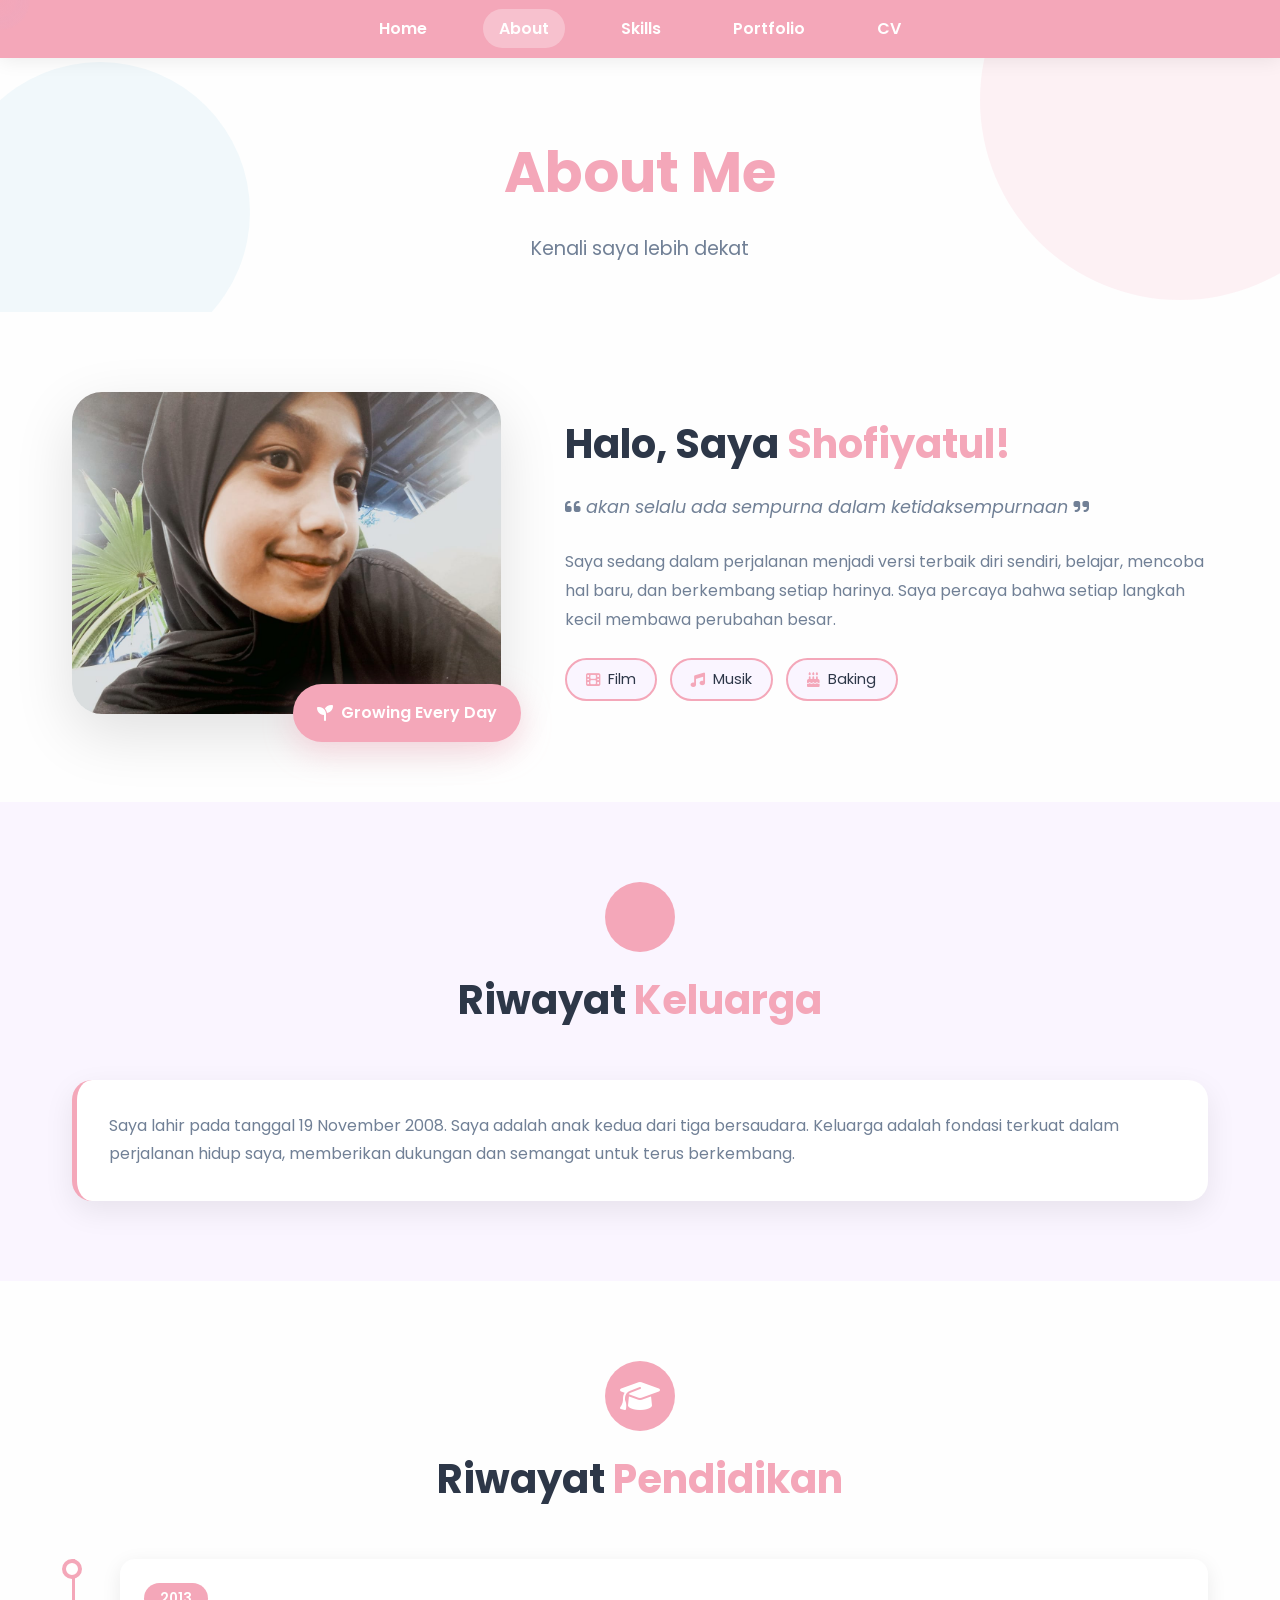
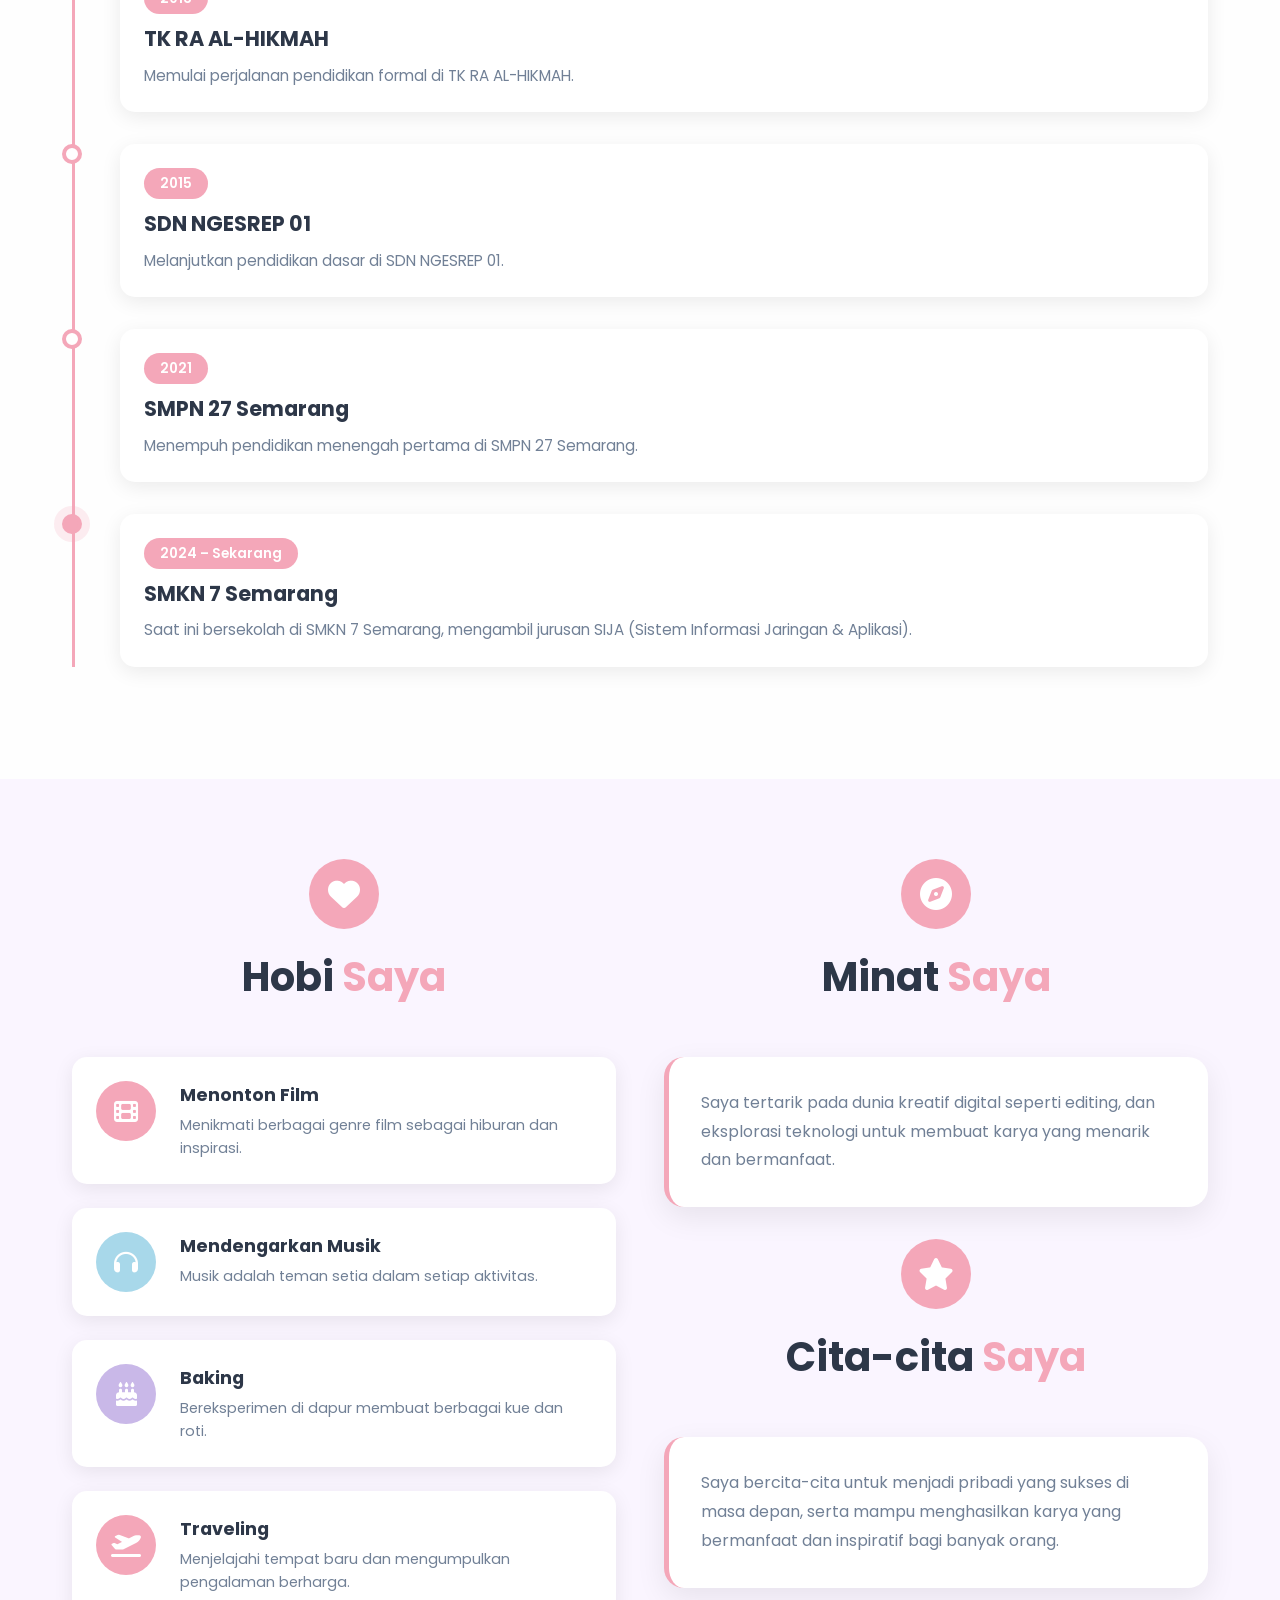
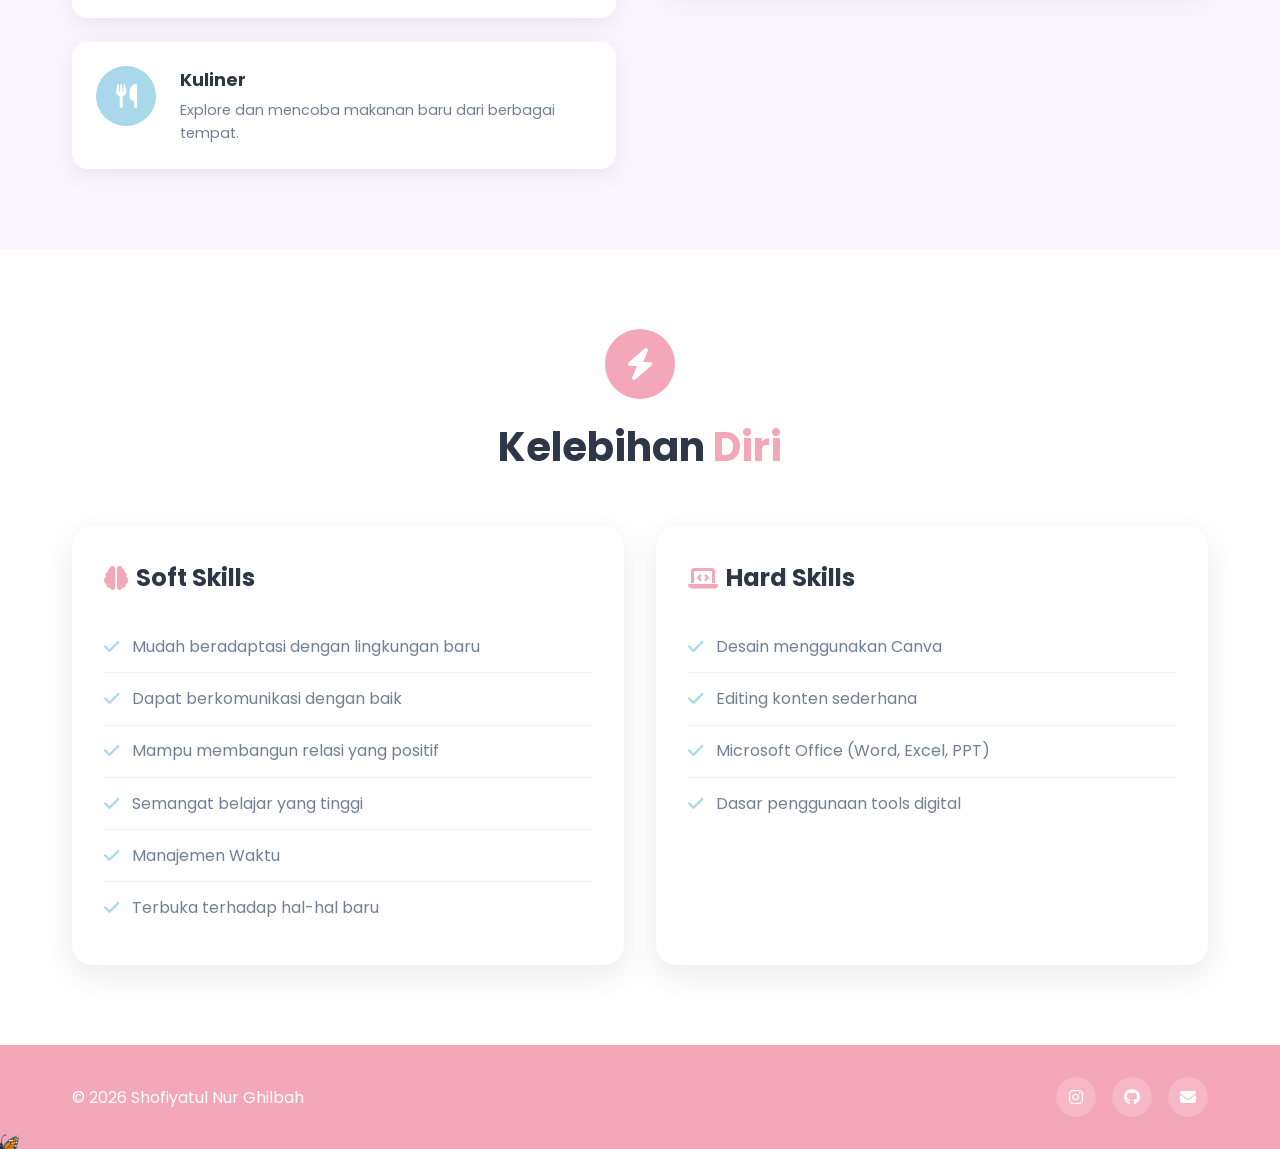
<file: about.html>
<!DOCTYPE html>
<html lang="id">
<head>
  <meta charset="UTF-8" />
  <meta name="viewport" content="width=device-width, initial-scale=1.0"/>
  <title>About Me – Shofiyatul Nur Ghilbah</title>
  <link rel="stylesheet" href="style.css" />
  <link href="https://fonts.googleapis.com/css2?family=Poppins:wght@300;400;500;600;700&family=Playfair+Display:wght@400;600;700&display=swap" rel="stylesheet"/>
  <link rel="stylesheet" href="https://cdnjs.cloudflare.com/ajax/libs/font-awesome/6.5.0/css/all.min.css"/>
</head>
<body>

  <!-- NAVBAR -->
  <nav class="navbar" id="navbar">
    <div class="nav-container">
      <button class="hamburger" id="hamburger" aria-label="Menu">
        <span></span><span></span><span></span>
      </button>
      <ul class="nav-links" id="nav-links">
        <li><a href="index.html">Home</a></li>
        <li><a href="about.html" class="active">About</a></li>
        <li><a href="skills.html">Skills</a></li>
        <li><a href="portfolio.html">Portfolio</a></li>
        <li><a href="cv.html">CV</a></li>
      </ul>
    </div>
  </nav>

  <!-- PAGE HEADER -->
  <section class="page-header">
    <div class="page-header-shapes">
      <div class="shape shape-1"></div>
      <div class="shape shape-2"></div>
    </div>
    <div class="container">
      <h1 class="page-title"><span>About Me</span></h1>
      <p class="page-subtitle">Kenali saya lebih dekat</p>
    </div>
  </section>

  <!-- ABOUT INTRO -->
  <section class="about-intro section">
    <div class="container">
      <div class="about-intro-grid">
        <div class="about-photo-wrap">
          <img src="sop.jpeg" alt="Shofiyatul Nur Ghilbah" class="about-photo"/>
          <div class="about-photo-badge">
            <i class="fa-solid fa-seedling"></i>
            <span>Growing Every Day</span>
          </div>
        </div>
        <div class="about-intro-text">
          <h2>Halo, Saya <span>Shofiyatul!</span></h2>
          <p class="tagline-text"><i class="fa-solid fa-quote-left"></i> akan selalu ada sempurna dalam ketidaksempurnaan <i class="fa-solid fa-quote-right"></i></p>
          <p>Saya sedang dalam perjalanan menjadi versi terbaik diri sendiri, belajar, mencoba hal baru, dan berkembang setiap harinya. Saya percaya bahwa setiap langkah kecil membawa perubahan besar.</p>
          <div class="about-tags">
            <span class="tag"><i class="fa-solid fa-film"></i> Film</span>
            <span class="tag"><i class="fa-solid fa-music"></i> Musik</span>
            <span class="tag"><i class="fa-solid fa-cake-candles"></i> Baking</span>
          </div>
        </div>
      </div>
    </div>
  </section>

  <!-- FAMILY -->
  <section class="about-section section bg-soft">
    <div class="container">
      <div class="section-header">
        <div class="section-icon"><i class="fa-solid fa-house-heart"></i></div>
        <h2>Riwayat <span>Keluarga</span></h2>
      </div>
      <div class="info-card">
        <p>Saya lahir pada tanggal 19 November 2008. Saya adalah anak kedua dari tiga bersaudara. Keluarga adalah fondasi terkuat dalam perjalanan hidup saya, memberikan dukungan dan semangat untuk terus berkembang.</p>
      </div>
    </div>
  </section>

  <!-- EDUCATION TIMELINE -->
  <section class="about-section section">
    <div class="container">
      <div class="section-header">
        <div class="section-icon"><i class="fa-solid fa-graduation-cap"></i></div>
        <h2>Riwayat <span>Pendidikan</span></h2>
      </div>
      <div class="timeline">
        <div class="timeline-item">
          <div class="timeline-dot"></div>
          <div class="timeline-content">
            <span class="timeline-year">2013</span>
            <h3>TK RA AL-HIKMAH</h3>
            <p>Memulai perjalanan pendidikan formal di TK RA AL-HIKMAH.</p>
          </div>
        </div>
        <div class="timeline-item">
          <div class="timeline-dot"></div>
          <div class="timeline-content">
            <span class="timeline-year">2015</span>
            <h3>SDN NGESREP 01</h3>
            <p>Melanjutkan pendidikan dasar di SDN NGESREP 01.</p>
          </div>
        </div>
        <div class="timeline-item">
          <div class="timeline-dot"></div>
          <div class="timeline-content">
            <span class="timeline-year">2021</span>
            <h3>SMPN 27 Semarang</h3>
            <p>Menempuh pendidikan menengah pertama di SMPN 27 Semarang.</p>
          </div>
        </div>
        <div class="timeline-item active">
          <div class="timeline-dot"></div>
          <div class="timeline-content">
            <span class="timeline-year">2024 – Sekarang</span>
            <h3>SMKN 7 Semarang</h3>
            <p>Saat ini bersekolah di SMKN 7 Semarang, mengambil jurusan SIJA (Sistem Informasi Jaringan & Aplikasi).</p>
          </div>
        </div>
      </div>
    </div>
  </section>

  <!-- HOBI & MINAT -->
  <section class="about-section section bg-soft">
    <div class="container">
      <div class="two-col-grid">
        <div>
          <div class="section-header">
            <div class="section-icon"><i class="fa-solid fa-heart"></i></div>
            <h2>Hobi <span>Saya</span></h2>
          </div>
          <div class="hobi-list">
            <div class="hobi-item">
              <div class="hobi-icon"><i class="fa-solid fa-film"></i></div>
              <div>
                <h4>Menonton Film</h4>
                <p>Menikmati berbagai genre film sebagai hiburan dan inspirasi.</p>
              </div>
            </div>
            <div class="hobi-item">
              <div class="hobi-icon"><i class="fa-solid fa-headphones"></i></div>
              <div>
                <h4>Mendengarkan Musik</h4>
                <p>Musik adalah teman setia dalam setiap aktivitas.</p>
              </div>
            </div>
            <div class="hobi-item">
              <div class="hobi-icon"><i class="fa-solid fa-cake-candles"></i></div>
              <div>
                <h4>Baking</h4>
                <p>Bereksperimen di dapur membuat berbagai kue dan roti.</p>
              </div>
            </div>
            <div class="hobi-item">
              <div class="hobi-icon"><i class="fa-solid fa-plane-departure"></i></div>
              <div>
                <h4>Traveling</h4>
                <p>Menjelajahi tempat baru dan mengumpulkan pengalaman berharga.</p>
              </div>
            </div>
            <div class="hobi-item">
              <div class="hobi-icon"><i class="fa-solid fa-utensils"></i></div>
              <div>
                <h4>Kuliner</h4>
                <p>Explore dan mencoba makanan baru dari berbagai tempat.</p>
              </div>
            </div>
          </div>
        </div>
        <div>
          <div class="section-header">
            <div class="section-icon"><i class="fa-solid fa-compass"></i></div>
            <h2>Minat <span>Saya</span></h2>
          </div>
          <div class="info-card">
            <p>Saya tertarik pada dunia kreatif digital seperti editing, dan eksplorasi teknologi untuk membuat karya yang menarik dan bermanfaat.</p>
          </div>
          <div class="section-header" style="margin-top:2rem">
            <div class="section-icon"><i class="fa-solid fa-star"></i></div>
            <h2>Cita-cita <span>Saya</span></h2>
          </div>
          <div class="info-card">
            <p>Saya bercita-cita untuk menjadi pribadi yang sukses di masa depan, serta mampu menghasilkan karya yang bermanfaat dan inspiratif bagi banyak orang.</p>
          </div>
        </div>
      </div>
    </div>
  </section>

  <!-- SOFT & HARD SKILLS -->
  <section class="about-section section">
    <div class="container">
      <div class="section-header">
        <div class="section-icon"><i class="fa-solid fa-bolt"></i></div>
        <h2>Kelebihan <span>Diri</span></h2>
      </div>
      <div class="skills-type-grid">
        <div class="skills-type-card">
          <h3><i class="fa-solid fa-brain"></i> Soft Skills</h3>
          <ul>
            <li><i class="fa-solid fa-check"></i> Mudah beradaptasi dengan lingkungan baru</li>
            <li><i class="fa-solid fa-check"></i> Dapat berkomunikasi dengan baik</li>
            <li><i class="fa-solid fa-check"></i> Mampu membangun relasi yang positif</li>
            <li><i class="fa-solid fa-check"></i> Semangat belajar yang tinggi</li>
            <li><i class="fa-solid fa-check"></i> Manajemen Waktu</li>
            <li><i class="fa-solid fa-check"></i> Terbuka terhadap hal-hal baru</li>
          </ul>
        </div>
        <div class="skills-type-card">
          <h3><i class="fa-solid fa-laptop-code"></i> Hard Skills</h3>
          <ul>
            <li><i class="fa-solid fa-check"></i> Desain menggunakan Canva</li>
            <li><i class="fa-solid fa-check"></i> Editing konten sederhana</li>
            <li><i class="fa-solid fa-check"></i> Microsoft Office (Word, Excel, PPT)</li>
            <li><i class="fa-solid fa-check"></i> Dasar penggunaan tools digital</li>
          </ul>
        </div>
      </div>
    </div>
  </section>

  <!-- FOOTER -->
  <footer class="footer">
    <div class="container">
      <p>© 2026 Shofiyatul Nur Ghilbah</p>
      <div class="footer-socials">
        <a href="https://www.instagram.com/shofiyatulng/" target="_blank"><i class="fa-brands fa-instagram"></i></a>
        <a href="https://github.com/whosop" target="_blank"><i class="fa-brands fa-github"></i></a>
        <a href="mailto:shofiyatulnur08@gmail.com"><i class="fa-solid fa-envelope"></i></a>
      </div>
    </div>
  </footer>

  <script src="script.js"></script>
</body>
</html>
</file>
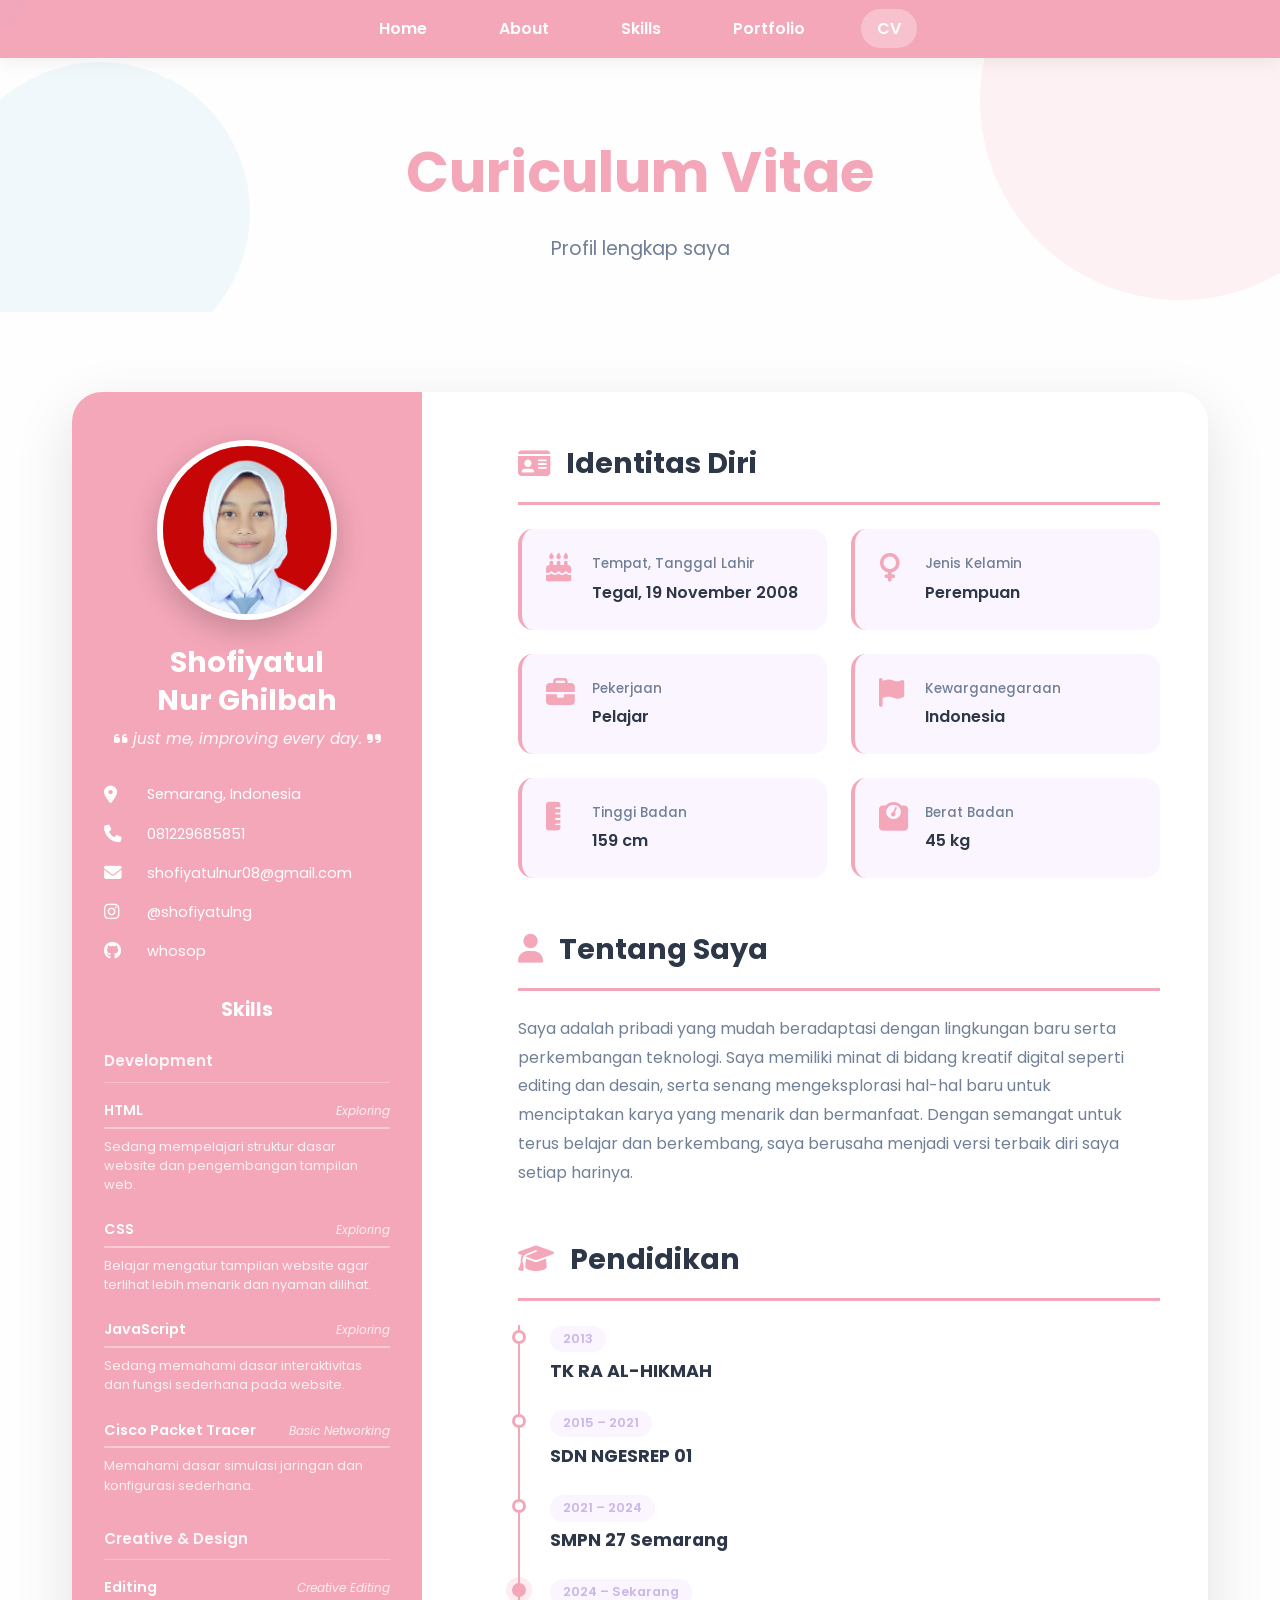
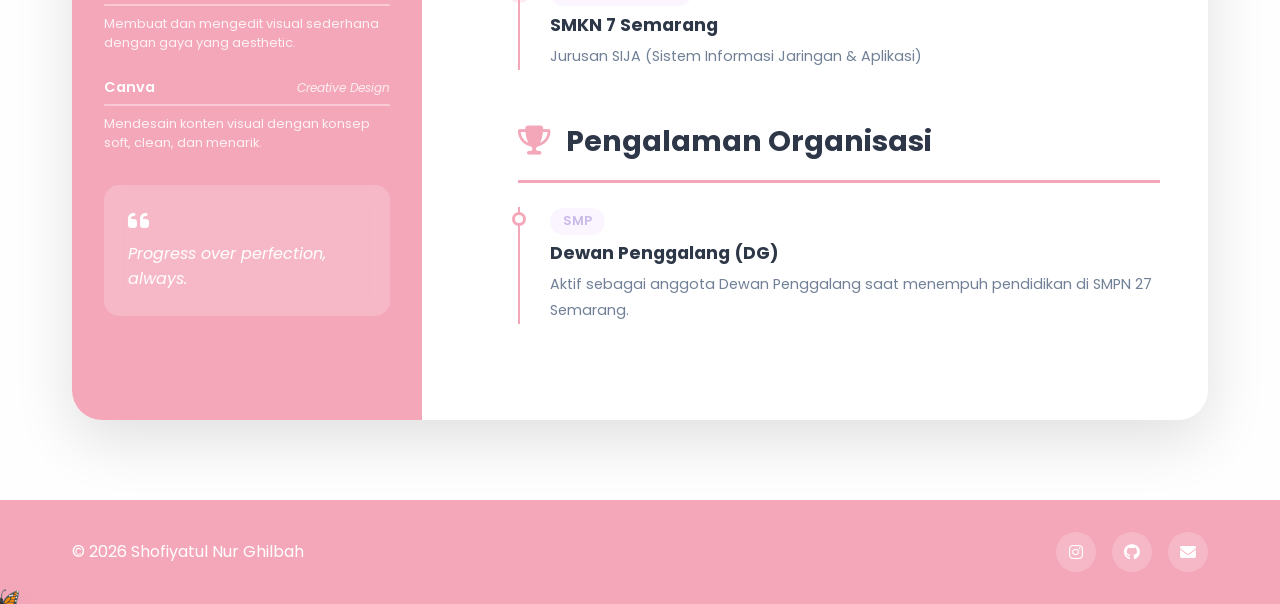
<file: cv.html>
<!DOCTYPE html>
<html lang="id">
<head>
  <meta charset="UTF-8" />
  <meta name="viewport" content="width=device-width, initial-scale=1.0"/>
  <title>CV – Shofiyatul Nur Ghilbah</title>
  <link rel="stylesheet" href="style.css" />
  <link href="https://fonts.googleapis.com/css2?family=Poppins:wght@300;400;500;600;700&family=Playfair+Display:wght@400;600;700&display=swap" rel="stylesheet"/>
  <link rel="stylesheet" href="https://cdnjs.cloudflare.com/ajax/libs/font-awesome/6.5.0/css/all.min.css"/>
</head>
<body>

  <!-- NAVBAR -->
  <nav class="navbar" id="navbar">
    <div class="nav-container">
      <button class="hamburger" id="hamburger" aria-label="Menu">
        <span></span><span></span><span></span>
      </button>
      <ul class="nav-links" id="nav-links">
        <li><a href="index.html">Home</a></li>
        <li><a href="about.html">About</a></li>
        <li><a href="skills.html">Skills</a></li>
        <li><a href="portfolio.html">Portfolio</a></li>
        <li><a href="cv.html" class="active">CV</a></li>
      </ul>
    </div>
  </nav>

  <!-- PAGE HEADER -->
  <section class="page-header">
    <div class="page-header-shapes">
      <div class="shape shape-1"></div>
      <div class="shape shape-2"></div>
    </div>
    <div class="container">
      <h1 class="page-title"><span>Curiculum Vitae</span></h1>
      <p class="page-subtitle">Profil lengkap saya</p>
    </div>
  </section>

  <!-- CV CONTENT -->
  <section class="cv-section section">
    <div class="container">
      <div class="cv-wrapper">

        <!-- CV SIDEBAR -->
        <aside class="cv-sidebar">
          <div class="cv-photo-wrap">
            <img src="ft formal.JPG" alt="Shofiyatul Nur Ghilbah" class="cv-photo"/>
          </div>
          <h2 class="cv-name">Shofiyatul<br/>Nur Ghilbah</h2>
          <p class="cv-tagline"><i class="fa-solid fa-quote-left"></i> just me, improving every day. <i class="fa-solid fa-quote-right"></i></p>

          <div class="cv-contact-list">
            <div class="cv-contact-item">
              <i class="fa-solid fa-location-dot"></i>
              <span>Semarang, Indonesia</span>
            </div>
            <div class="cv-contact-item">
              <i class="fa-solid fa-phone"></i>
              <a href="tel:+6281229685851">081229685851</a>
            </div>
            <div class="cv-contact-item">
              <i class="fa-solid fa-envelope"></i>
              <a href="mailto:shofiyatulnur08@gmail.com">shofiyatulnur08@gmail.com</a>
            </div>
            <div class="cv-contact-item">
              <i class="fa-brands fa-instagram"></i>
              <a href="https://www.instagram.com/shofiyatulng/" target="_blank">@shofiyatulng</a>
            </div>
            <div class="cv-contact-item">
              <i class="fa-brands fa-github"></i>
              <a href="https://github.com/whosop" target="_blank">whosop</a>
            </div>
          </div>

          <div class="cv-sidebar-skills">
            <h4>Skills</h4>
            
            <div class="cv-skill-category">
              <h5>Development</h5>
              
              <div class="cv-skill-item">
                <div class="cv-skill-header">
                  <span class="cv-skill-name">HTML</span>
                  <span class="cv-skill-level">Exploring</span>
                </div>
                <div class="cv-skill-bar-line"></div>
                <p class="cv-skill-desc">Sedang mempelajari struktur dasar website dan pengembangan tampilan web.</p>
              </div>

              <div class="cv-skill-item">
                <div class="cv-skill-header">
                  <span class="cv-skill-name">CSS</span>
                  <span class="cv-skill-level">Exploring</span>
                </div>
                <div class="cv-skill-bar-line"></div>
                <p class="cv-skill-desc">Belajar mengatur tampilan website agar terlihat lebih menarik dan nyaman dilihat.</p>
              </div>

              <div class="cv-skill-item">
                <div class="cv-skill-header">
                  <span class="cv-skill-name">JavaScript</span>
                  <span class="cv-skill-level">Exploring</span>
                </div>
                <div class="cv-skill-bar-line"></div>
                <p class="cv-skill-desc">Sedang memahami dasar interaktivitas dan fungsi sederhana pada website.</p>
              </div>

              <div class="cv-skill-item">
                <div class="cv-skill-header">
                  <span class="cv-skill-name">Cisco Packet Tracer</span>
                  <span class="cv-skill-level">Basic Networking</span>
                </div>
                <div class="cv-skill-bar-line"></div>
                <p class="cv-skill-desc">Memahami dasar simulasi jaringan dan konfigurasi sederhana.</p>
              </div>
            </div>

            <div class="cv-skill-category">
              <h5>Creative & Design</h5>
              
              <div class="cv-skill-item">
                <div class="cv-skill-header">
                  <span class="cv-skill-name">Editing</span>
                  <span class="cv-skill-level">Creative Editing</span>
                </div>
                <div class="cv-skill-bar-line"></div>
                <p class="cv-skill-desc">Membuat dan mengedit visual sederhana dengan gaya yang aesthetic.</p>
              </div>

              <div class="cv-skill-item">
                <div class="cv-skill-header">
                  <span class="cv-skill-name">Canva</span>
                  <span class="cv-skill-level">Creative Design</span>
                </div>
                <div class="cv-skill-bar-line"></div>
                <p class="cv-skill-desc">Mendesain konten visual dengan konsep soft, clean, dan menarik.</p>
              </div>
            </div>
          </div>

          <div class="cv-quote-box">
            <i class="fa-solid fa-quote-left"></i>
            <p>Progress over perfection, always.</p>
          </div>
        </aside>

        <!-- CV MAIN -->
        <main class="cv-main">

          <!-- IDENTITY -->
          <div class="cv-block">
            <div class="cv-block-header">
              <i class="fa-solid fa-id-card"></i>
              <h3>Identitas Diri</h3>
            </div>
            <div class="cv-identity-main">
              <div class="cv-identity-item-main">
                <i class="fa-solid fa-cake-candles"></i>
                <div>
                  <span class="identity-label-main">Tempat, Tanggal Lahir</span>
                  <span class="identity-value-main">Tegal, 19 November 2008</span>
                </div>
              </div>
              <div class="cv-identity-item-main">
                <i class="fa-solid fa-venus"></i>
                <div>
                  <span class="identity-label-main">Jenis Kelamin</span>
                  <span class="identity-value-main">Perempuan</span>
                </div>
              </div>
              <div class="cv-identity-item-main">
                <i class="fa-solid fa-briefcase"></i>
                <div>
                  <span class="identity-label-main">Pekerjaan</span>
                  <span class="identity-value-main">Pelajar</span>
                </div>
              </div>
              <div class="cv-identity-item-main">
                <i class="fa-solid fa-flag"></i>
                <div>
                  <span class="identity-label-main">Kewarganegaraan</span>
                  <span class="identity-value-main">Indonesia</span>
                </div>
              </div>
              <div class="cv-identity-item-main">
                <i class="fa-solid fa-ruler-vertical"></i>
                <div>
                  <span class="identity-label-main">Tinggi Badan</span>
                  <span class="identity-value-main">159 cm</span>
                </div>
              </div>
              <div class="cv-identity-item-main">
                <i class="fa-solid fa-weight-scale"></i>
                <div>
                  <span class="identity-label-main">Berat Badan</span>
                  <span class="identity-value-main">45 kg</span>
                </div>
              </div>
            </div>
          </div>

          <!-- ABOUT -->
          <div class="cv-block">
            <div class="cv-block-header">
              <i class="fa-solid fa-user"></i>
              <h3>Tentang Saya</h3>
            </div>
            <p>Saya adalah pribadi yang mudah beradaptasi dengan lingkungan baru serta perkembangan teknologi. Saya memiliki minat di bidang kreatif digital seperti editing dan desain, serta senang mengeksplorasi hal-hal baru untuk menciptakan karya yang menarik dan bermanfaat. Dengan semangat untuk terus belajar dan berkembang, saya berusaha menjadi versi terbaik diri saya setiap harinya.</p>
          </div>

          <!-- EDUCATION -->
          <div class="cv-block">
            <div class="cv-block-header">
              <i class="fa-solid fa-graduation-cap"></i>
              <h3>Pendidikan</h3>
            </div>
            <div class="cv-timeline">
              <div class="cv-timeline-item">
                <div class="cv-tl-dot"></div>
                <div class="cv-tl-content">
                  <div class="cv-tl-year">2013</div>
                  <h4>TK RA AL-HIKMAH</h4>
                </div>
              </div>
              <div class="cv-timeline-item">
                <div class="cv-tl-dot"></div>
                <div class="cv-tl-content">
                  <div class="cv-tl-year">2015 – 2021</div>
                  <h4>SDN NGESREP 01</h4>
                </div>
              </div>
              <div class="cv-timeline-item">
                <div class="cv-tl-dot"></div>
                <div class="cv-tl-content">
                  <div class="cv-tl-year">2021 – 2024</div>
                  <h4>SMPN 27 Semarang</h4>
                </div>
              </div>
              <div class="cv-timeline-item active">
                <div class="cv-tl-dot"></div>
                <div class="cv-tl-content">
                  <div class="cv-tl-year">2024 – Sekarang</div>
                  <h4>SMKN 7 Semarang</h4>
                  <p>Jurusan SIJA (Sistem Informasi Jaringan & Aplikasi)</p>
                </div>
              </div>
            </div>
          </div>

          <!-- EXPERIENCE -->
          <div class="cv-block">
            <div class="cv-block-header">
              <i class="fa-solid fa-trophy"></i>
              <h3>Pengalaman Organisasi</h3>
            </div>

            <div class="cv-timeline">
              <div class="cv-timeline-item">
                <div class="cv-tl-dot"></div>
                <div class="cv-tl-content">
                  <div class="cv-tl-year">SMP</div>
                  <h4>Dewan Penggalang (DG)</h4>
                  <p>Aktif sebagai anggota Dewan Penggalang saat menempuh pendidikan di SMPN 27 Semarang.</p>
                </div>
              </div>
            </div>
          </div>

        </main>
      </div>
    </div>
  </section>

  <!-- FOOTER -->
  <footer class="footer">
    <div class="container">
      <p>© 2026 Shofiyatul Nur Ghilbah</p>
      <div class="footer-socials">
        <a href="https://www.instagram.com/shofiyatulng/" target="_blank"><i class="fa-brands fa-instagram"></i></a>
        <a href="https://github.com/whosop" target="_blank"><i class="fa-brands fa-github"></i></a>
        <a href="mailto:shofiyatulnur08@gmail.com"><i class="fa-solid fa-envelope"></i></a>
      </div>
    </div>
  </footer>

  <script src="script.js"></script>
</body>
</html>
</file>
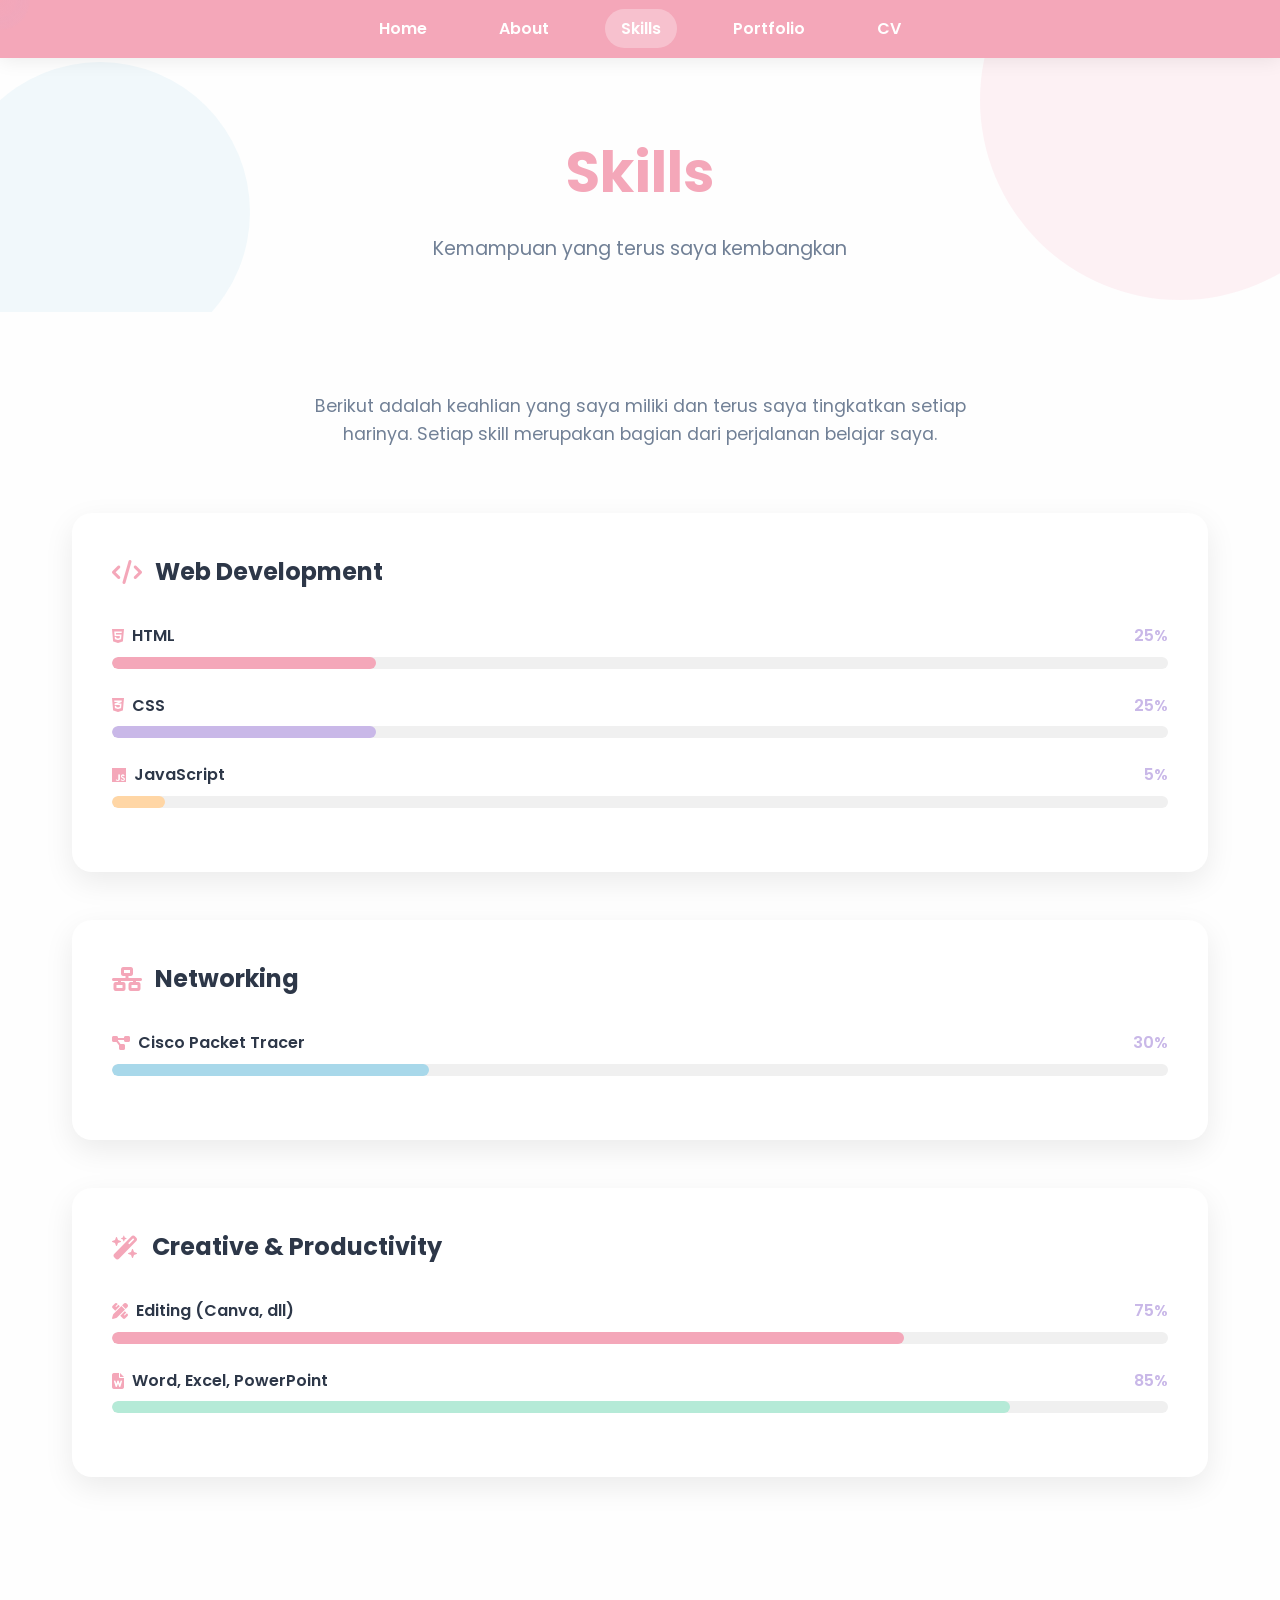
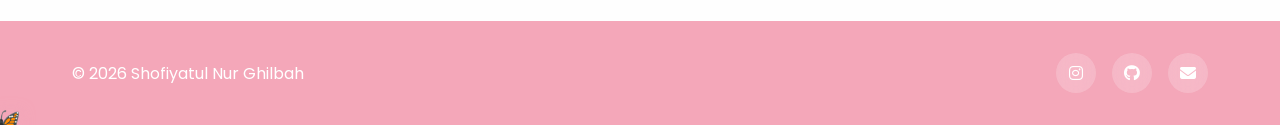
<file: skills.html>
<!DOCTYPE html>
<html lang="id">
<head>
  <meta charset="UTF-8" />
  <meta name="viewport" content="width=device-width, initial-scale=1.0"/>
  <title>Skills – Shofiyatul Nur Ghilbah</title>
  <link rel="stylesheet" href="style.css" />
  <link href="https://fonts.googleapis.com/css2?family=Poppins:wght@300;400;500;600;700&family=Playfair+Display:wght@400;600;700&display=swap" rel="stylesheet"/>
  <link rel="stylesheet" href="https://cdnjs.cloudflare.com/ajax/libs/font-awesome/6.5.0/css/all.min.css"/>
</head>
<body>

  <!-- NAVBAR -->
  <nav class="navbar" id="navbar">
    <div class="nav-container">
      <button class="hamburger" id="hamburger" aria-label="Menu">
        <span></span><span></span><span></span>
      </button>
      <ul class="nav-links" id="nav-links">
        <li><a href="index.html">Home</a></li>
        <li><a href="about.html">About</a></li>
        <li><a href="skills.html" class="active">Skills</a></li>
        <li><a href="portfolio.html">Portfolio</a></li>
        <li><a href="cv.html">CV</a></li>
      </ul>
    </div>
  </nav>

  <!-- PAGE HEADER -->
  <section class="page-header">
    <div class="page-header-shapes">
      <div class="shape shape-1"></div>
      <div class="shape shape-2"></div>
    </div>
    <div class="container">
      <h1 class="page-title"><span>Skills</span></h1>
      <p class="page-subtitle">Kemampuan yang terus saya kembangkan</p>
    </div>
  </section>

  <!-- SKILLS SECTION -->
  <section class="skills-section section">
    <div class="container">
      <div class="skills-intro">
        <p>Berikut adalah keahlian yang saya miliki dan terus saya tingkatkan setiap harinya. Setiap skill merupakan bagian dari perjalanan belajar saya.</p>
      </div>

      <div class="skills-grid">

        <!-- Web Dev -->
        <div class="skills-category">
          <h3 class="skills-cat-title"><i class="fa-solid fa-code"></i> Web Development</h3>
          <div class="skill-bar-wrap">
            <div class="skill-info">
              <span class="skill-name"><i class="fa-brands fa-html5"></i> HTML</span>
              <span class="skill-percent">25%</span>
            </div>
            <div class="skill-bar">
              <div class="skill-fill" data-width="25" style="--clr:#f4a7b9"></div>
            </div>
          </div>
          <div class="skill-bar-wrap">
            <div class="skill-info">
              <span class="skill-name"><i class="fa-brands fa-css3-alt"></i> CSS</span>
              <span class="skill-percent">25%</span>
            </div>
            <div class="skill-bar">
              <div class="skill-fill" data-width="25" style="--clr:#c9b8e8"></div>
            </div>
          </div>
          <div class="skill-bar-wrap">
            <div class="skill-info">
              <span class="skill-name"><i class="fa-brands fa-js"></i> JavaScript</span>
              <span class="skill-percent">5%</span>
            </div>
            <div class="skill-bar">
              <div class="skill-fill" data-width="5" style="--clr:#ffd6a5"></div>
            </div>
          </div>
        </div>

        <!-- Networking -->
        <div class="skills-category">
          <h3 class="skills-cat-title"><i class="fa-solid fa-network-wired"></i> Networking</h3>
          <div class="skill-bar-wrap">
            <div class="skill-info">
              <span class="skill-name"><i class="fa-solid fa-diagram-project"></i> Cisco Packet Tracer</span>
              <span class="skill-percent">30%</span>
            </div>
            <div class="skill-bar">
              <div class="skill-fill" data-width="30" style="--clr:#a8d8ea"></div>
            </div>
          </div>
        </div>

        <!-- Creative -->
        <div class="skills-category">
          <h3 class="skills-cat-title"><i class="fa-solid fa-wand-magic-sparkles"></i> Creative & Productivity</h3>
          <div class="skill-bar-wrap">
            <div class="skill-info">
              <span class="skill-name"><i class="fa-solid fa-pen-ruler"></i> Editing (Canva, dll)</span>
              <span class="skill-percent">75%</span>
            </div>
            <div class="skill-bar">
              <div class="skill-fill" data-width="75" style="--clr:#f4a7b9"></div>
            </div>
          </div>
          <div class="skill-bar-wrap">
            <div class="skill-info">
              <span class="skill-name"><i class="fa-solid fa-file-word"></i> Word, Excel, PowerPoint</span>
              <span class="skill-percent">85%</span>
            </div>
            <div class="skill-bar">
              <div class="skill-fill" data-width="85" style="--clr:#b5ead7"></div>
            </div>
          </div>
        </div>

      </div>

    </div>
  </section>

  <!-- FOOTER -->
  <footer class="footer">
    <div class="container">
      <p>© 2026 Shofiyatul Nur Ghilbah</p>
      <div class="footer-socials">
        <a href="https://www.instagram.com/shofiyatulng/" target="_blank"><i class="fa-brands fa-instagram"></i></a>
        <a href="https://github.com/whosop" target="_blank"><i class="fa-brands fa-github"></i></a>
        <a href="mailto:shofiyatulnur08@gmail.com"><i class="fa-solid fa-envelope"></i></a>
      </div>
    </div>
  </footer>

  <script src="script.js"></script>
</body>
</html>
</file>
<file: style.css>
/* ========================================
   Shofiyatul Nur Ghilbah - Personal Website
   Modern Pastel Design
   ======================================== */

/* ========== RESET & BASE ========== */
* {
  margin: 0;
  padding: 0;
  box-sizing: border-box;
}

:root {
  --pastel-pink: #f4a7b9;
  --pastel-purple: #c9b8e8;
  --pastel-blue: #a8d8ea;
  --dark-text: #2d3748;
  --light-text: #718096;
  --bg-light: #fefefe;
  --bg-soft: #faf5ff;
  --white: #ffffff;
  --shadow: rgba(0, 0, 0, 0.08);
  --shadow-lg: rgba(0, 0, 0, 0.12);
}

html {
  scroll-behavior: smooth;
}

body {
  font-family: 'Poppins', sans-serif;
  color: var(--dark-text);
  background: var(--bg-light);
  line-height: 1.6;
  overflow-x: hidden;
  cursor: none !important;
}

* {
  cursor: none !important;
}

/* Force cursor none on all elements including images and media */
img, video, iframe, canvas, svg, picture,
a, button, input, textarea, select,
div, span, section, article, header, footer,
.portfolio-img-main, .portfolio-img-overlay,
.cv-photo, .about-photo, .hero-image img,
.slider-img, .project-img {
  cursor: none !important;
}

h1, h2, h3, h4, h5, h6 {
  font-family: 'Poppins', sans-serif;
}

/* ========== CUSTOM CURSOR - PINK BUTTERFLY ========== */
.custom-cursor {
  width: 50px;
  height: 50px;
  position: fixed;
  pointer-events: none;
  z-index: 99999;
  transition: all 0.1s ease;
  transform: translate(-50%, -50%);
  animation: butterflyFloat 3s ease-in-out infinite;
  filter: drop-shadow(0 2px 8px rgba(244, 167, 185, 0.6));
}

/* Butterfly emoji */
.custom-cursor::before {
  content: '🦋';
  position: absolute;
  top: 50%;
  left: 50%;
  transform: translate(-50%, -50%);
  font-size: 35px;
  animation: butterflyRotate 4s ease-in-out infinite;
}

@keyframes butterflyFloat {
  0%, 100% {
    transform: translate(-50%, -50%) translateY(0px);
  }
  25% {
    transform: translate(-50%, -50%) translateY(-8px) translateX(3px);
  }
  50% {
    transform: translate(-50%, -50%) translateY(-3px) translateX(-3px);
  }
  75% {
    transform: translate(-50%, -50%) translateY(-10px) translateX(2px);
  }
}

@keyframes butterflyRotate {
  0%, 100% {
    transform: translate(-50%, -50%) rotate(-5deg);
  }
  25% {
    transform: translate(-50%, -50%) rotate(8deg);
  }
  50% {
    transform: translate(-50%, -50%) rotate(-3deg);
  }
  75% {
    transform: translate(-50%, -50%) rotate(10deg);
  }
}

.cursor-follower {
  width: 60px;
  height: 60px;
  border-radius: 50%;
  position: fixed;
  pointer-events: none;
  z-index: 99998;
  transition: all 0.3s ease;
  transform: translate(-50%, -50%);
  background: radial-gradient(circle, rgba(244, 167, 185, 0.3), rgba(201, 184, 232, 0.1), transparent);
  opacity: 0.6;
}

.custom-cursor.hover {
  animation: butterflyHover 0.4s ease-in-out infinite;
  transform: translate(-50%, -50%) scale(1.4);
}

.custom-cursor.hover::before {
  font-size: 45px;
}

@keyframes butterflyHover {
  0%, 100% {
    transform: translate(-50%, -50%) scale(1.4) rotate(-8deg);
  }
  50% {
    transform: translate(-50%, -50%) scale(1.4) rotate(8deg);
  }
}

.cursor-follower.hover {
  width: 80px;
  height: 80px;
  background: radial-gradient(circle, rgba(244, 167, 185, 0.4), rgba(201, 184, 232, 0.2), transparent);
}

/* Heart trail effect */
.cursor-trail {
  position: fixed;
  pointer-events: none;
  z-index: 99997;
  animation: heartFloat 1.5s ease-out forwards;
  font-size: 16px;
}

.cursor-trail::before {
  content: '💖';
  position: absolute;
  top: 50%;
  left: 50%;
  transform: translate(-50%, -50%);
}

@keyframes heartFloat {
  0% {
    opacity: 1;
    transform: translateY(0) scale(0.5) rotate(0deg);
  }
  100% {
    opacity: 0;
    transform: translateY(-50px) scale(1) rotate(20deg);
  }
}

.container {
  max-width: 1200px;
  margin: 0 auto;
  padding: 0 2rem;
}

.section {
  padding: 5rem 0;
}

.bg-soft {
  background: var(--bg-soft);
}

/* ========== NAVBAR ========== */
.navbar {
  position: fixed;
  top: 0;
  left: 0;
  width: 100%;
  background: var(--pastel-pink);
  box-shadow: 0 2px 20px var(--shadow);
  z-index: 1000;
  transition: all 0.3s ease;
}

.navbar.scrolled {
  box-shadow: 0 4px 30px var(--shadow-lg);
}

.nav-container {
  max-width: 1200px;
  margin: 0 auto;
  padding: 1rem 2rem;
  display: flex;
  justify-content: center;
  align-items: center;
}

.nav-links {
  display: flex;
  list-style: none;
  gap: 2.5rem;
}

.nav-links a {
  text-decoration: none;
  color: white;
  font-weight: 600;
  font-size: 1rem;
  transition: all 0.3s ease;
  position: relative;
  padding: 0.5rem 1rem;
  border-radius: 50px;
}

.nav-links a::after {
  content: '';
  position: absolute;
  bottom: 0;
  left: 50%;
  transform: translateX(-50%);
  width: 0;
  height: 2px;
  background: white;
  transition: width 0.3s ease;
}

.nav-links a:hover,
.nav-links a.active {
  background: rgba(255, 255, 255, 0.2);
  backdrop-filter: blur(10px);
}

.nav-links a.active {
  background: rgba(255, 255, 255, 0.3);
}

.hamburger {
  display: none;
  flex-direction: column;
  gap: 5px;
  background: none;
  border: none;
  cursor: pointer;
  padding: 5px;
}

.hamburger span {
  width: 25px;
  height: 3px;
  background: white;
  border-radius: 3px;
  transition: all 0.3s ease;
}

.hamburger.active span:nth-child(1) {
  transform: rotate(45deg) translate(8px, 8px);
}

.hamburger.active span:nth-child(2) {
  opacity: 0;
}

.hamburger.active span:nth-child(3) {
  transform: rotate(-45deg) translate(7px, -7px);
}

/* ========== HERO SECTION ========== */
.hero {
  min-height: 100vh;
  display: flex;
  align-items: center;
  justify-content: center;
  padding: 8rem 2rem 4rem;
  position: relative;
  overflow: hidden;
}

.hero-bg-shapes {
  position: absolute;
  top: 0;
  left: 0;
  width: 100%;
  height: 100%;
  z-index: -1;
  overflow: hidden;
}

.shape {
  position: absolute;
  border-radius: 50%;
  opacity: 0.15;
  animation: float 20s infinite ease-in-out;
}

.shape-1 {
  width: 400px;
  height: 400px;
  background: var(--pastel-pink);
  top: -100px;
  right: -100px;
  animation-delay: 0s;
}

.shape-2 {
  width: 300px;
  height: 300px;
  background: var(--pastel-blue);
  bottom: -50px;
  left: -50px;
  animation-delay: 5s;
}

.shape-3 {
  width: 200px;
  height: 200px;
  background: var(--pastel-purple);
  top: 50%;
  left: 10%;
  animation-delay: 10s;
}

@keyframes float {
  0%, 100% { transform: translate(0, 0) rotate(0deg); }
  33% { transform: translate(30px, -30px) rotate(120deg); }
  66% { transform: translate(-20px, 20px) rotate(240deg); }
}

.hero-container {
  max-width: 1200px;
  display: grid;
  grid-template-columns: 1fr 1fr;
  gap: 4rem;
  align-items: center;
}

.hero-text {
  animation: fadeInLeft 1s ease;
}

.hero-greeting {
  font-size: 1.2rem;
  color: var(--light-text);
  margin-bottom: 0.5rem;
}

.hero-name {
  font-size: 3.5rem;
  font-weight: 700;
  font-family: 'Poppins', sans-serif;
  line-height: 1.2;
  margin-bottom: 1rem;
}

.hero-name span {
  color: var(--pastel-pink);
}

.hero-tagline {
  font-size: 1.1rem;
  color: var(--pastel-purple);
  font-style: italic;
  margin-bottom: 1rem;
}

.hero-desc {
  font-size: 1.1rem;
  color: var(--light-text);
  margin-bottom: 2rem;
  line-height: 1.8;
}

.hero-btns {
  display: flex;
  gap: 1rem;
  margin-bottom: 2rem;
}

.btn {
  padding: 0.9rem 2rem;
  border-radius: 50px;
  text-decoration: none;
  font-weight: 600;
  transition: all 0.3s ease;
  display: inline-block;
  border: 2px solid transparent;
}

.btn-primary {
  background: var(--pastel-pink);
  color: white;
}

.btn-primary:hover {
  transform: translateY(-3px);
  box-shadow: 0 10px 30px rgba(244, 167, 185, 0.4);
  background: var(--pastel-purple);
}

.btn-outline {
  border: 2px solid var(--pastel-pink);
  color: var(--pastel-pink);
  background: transparent;
}

.btn-outline:hover {
  background: var(--pastel-pink);
  color: white;
  transform: translateY(-3px);
}

.hero-socials {
  display: flex;
  gap: 1rem;
}

.hero-socials a {
  width: 45px;
  height: 45px;
  border-radius: 50%;
  background: var(--pastel-purple);
  color: white;
  display: flex;
  align-items: center;
  justify-content: center;
  text-decoration: none;
  transition: all 0.3s ease;
  font-size: 1.2rem;
}

.hero-socials a:hover {
  transform: translateY(-5px) rotate(10deg);
  box-shadow: 0 10px 25px rgba(201, 184, 232, 0.4);
  background: var(--pastel-blue);
}

.hero-image {
  animation: fadeInRight 1s ease;
  display: flex;
  justify-content: center;
}

.image-wrapper {
  position: relative;
  width: 400px;
  height: 400px;
}

.image-wrapper img {
  width: 100%;
  height: 100%;
  object-fit: cover;
  border-radius: 50%;
  border: 8px solid white;
  box-shadow: 0 20px 60px var(--shadow-lg);
  position: relative;
  z-index: 2;
}

.image-ring {
  position: absolute;
  top: -20px;
  left: -20px;
  right: -20px;
  bottom: -20px;
  border: 3px solid var(--pastel-pink);
  border-radius: 50%;
  opacity: 0.3;
  animation: pulse 3s infinite;
}

.image-dot {
  position: absolute;
  width: 20px;
  height: 20px;
  border-radius: 50%;
  z-index: 3;
}

.dot-1 {
  top: 10%;
  right: 10%;
  background: var(--pastel-yellow);
  animation: bounce 2s infinite;
}

.dot-2 {
  bottom: 15%;
  left: 5%;
  background: var(--pastel-blue);
  animation: bounce 2s infinite 1s;
}

@keyframes pulse {
  0%, 100% { transform: scale(1); opacity: 0.3; }
  50% { transform: scale(1.05); opacity: 0.5; }
}

@keyframes bounce {
  0%, 100% { transform: translateY(0); }
  50% { transform: translateY(-10px); }
}

@keyframes fadeInLeft {
  from { opacity: 0; transform: translateX(-50px); }
  to { opacity: 1; transform: translateX(0); }
}

@keyframes fadeInRight {
  from { opacity: 0; transform: translateX(50px); }
  to { opacity: 1; transform: translateX(0); }
}

.scroll-indicator {
  position: absolute;
  bottom: 2rem;
  left: 50%;
  transform: translateX(-50%);
  display: flex;
  flex-direction: column;
  align-items: center;
  gap: 0.5rem;
  color: var(--light-text);
  font-size: 0.9rem;
}

.scroll-line {
  width: 2px;
  height: 40px;
  background: var(--pastel-pink);
  animation: scrollAnim 2s infinite;
}

@keyframes scrollAnim {
  0%, 100% { opacity: 0; transform: translateY(-10px); }
  50% { opacity: 1; transform: translateY(10px); }
}

/* ========== QUICK CARDS ========== */
.quick-cards {
  padding: 3rem 0;
  margin-top: -2rem;
}

.cards-grid {
  display: grid;
  grid-template-columns: repeat(auto-fit, minmax(250px, 1fr));
  gap: 2rem;
}

.card-item {
  background: white;
  padding: 2rem;
  border-radius: 20px;
  box-shadow: 0 10px 30px var(--shadow);
  text-align: center;
  transition: all 0.3s ease;
  position: relative;
}

.card-item.clickable-card {
  cursor: none !important;
}

.card-item.clickable-card:hover {
  transform: translateY(-10px) scale(1.02);
  box-shadow: 0 15px 40px var(--shadow-lg);
}

.card-hint {
  display: block;
  font-size: 0.75rem;
  color: var(--pastel-purple);
  margin-top: 0.8rem;
  font-style: italic;
  opacity: 0;
  transition: opacity 0.3s ease;
}

.card-item.clickable-card:hover .card-hint {
  opacity: 1;
}

.card-icon {
  width: 70px;
  height: 70px;
  margin: 0 auto 1rem;
  border-radius: 50%;
  background: var(--pastel-pink);
  display: flex;
  align-items: center;
  justify-content: center;
  font-size: 2rem;
  color: white;
}

.card-item:nth-child(2) .card-icon {
  background: var(--pastel-blue);
}

.card-item:nth-child(3) .card-icon {
  background: var(--pastel-purple);
}

.card-item:nth-child(4) .card-icon {
  background: var(--pastel-pink);
}

.card-item h3 {
  font-size: 1.3rem;
  margin-bottom: 0.5rem;
  color: var(--dark-text);
}

.card-item p {
  color: var(--light-text);
  font-size: 0.95rem;
}

/* ========== PAGE HEADER ========== */
.page-header {
  padding: 8rem 0 3rem;
  text-align: center;
  position: relative;
  overflow: hidden;
}

.page-header-shapes {
  position: absolute;
  top: 0;
  left: 0;
  width: 100%;
  height: 100%;
  z-index: -1;
}

.page-title {
  font-size: 3.5rem;
  font-family: 'Poppins', sans-serif;
  font-weight: 700;
  margin-bottom: 1rem;
}

.page-title span {
  color: var(--pastel-pink);
}

.page-subtitle {
  font-size: 1.2rem;
  color: var(--light-text);
}

/* ========== ABOUT PAGE ========== */
.about-intro-grid {
  display: grid;
  grid-template-columns: 1fr 1.5fr;
  gap: 4rem;
  align-items: center;
}

.about-photo-wrap {
  position: relative;
}

.about-photo {
  width: 100%;
  border-radius: 30px;
  box-shadow: 0 20px 60px var(--shadow-lg);
}

.about-photo-badge {
  position: absolute;
  bottom: -20px;
  right: -20px;
  background: var(--pastel-pink);
  color: white;
  padding: 1rem 1.5rem;
  border-radius: 50px;
  display: flex;
  align-items: center;
  gap: 0.5rem;
  font-weight: 600;
  box-shadow: 0 10px 30px rgba(244, 167, 185, 0.4);
}

.about-intro-text h2 {
  font-size: 2.5rem;
  font-family: 'Poppins', sans-serif;
  margin-bottom: 1rem;
}

.about-intro-text h2 span {
  color: var(--pastel-pink);
}

.tagline-text {
  font-style: italic;
  color: var(--pastel-purple);
  margin-bottom: 1rem;
  font-size: 1.1rem;
}

.about-intro-text p {
  color: var(--light-text);
  line-height: 1.8;
  margin-bottom: 1.5rem;
}

.about-tags {
  display: flex;
  flex-wrap: wrap;
  gap: 0.8rem;
}

.tag {
  background: var(--bg-soft);
  padding: 0.5rem 1.2rem;
  border-radius: 50px;
  color: var(--dark-text);
  font-size: 0.9rem;
  display: flex;
  align-items: center;
  gap: 0.5rem;
  border: 2px solid var(--pastel-pink);
}

.tag i {
  color: var(--pastel-pink);
}

.section-header {
  text-align: center;
  margin-bottom: 3rem;
}

.section-icon {
  width: 70px;
  height: 70px;
  margin: 0 auto 1rem;
  border-radius: 50%;
  background: var(--pastel-pink);
  display: flex;
  align-items: center;
  justify-content: center;
  font-size: 2rem;
  color: white;
}

.section-header h2 {
  font-size: 2.5rem;
  font-family: 'Poppins', sans-serif;
}

.section-header h2 span {
  color: var(--pastel-pink);
}

.info-card {
  background: white;
  padding: 2rem;
  border-radius: 20px;
  box-shadow: 0 10px 30px var(--shadow);
  border-left: 5px solid var(--pastel-pink);
}

.info-card p {
  color: var(--light-text);
  line-height: 1.8;
}

.timeline {
  position: relative;
  padding-left: 3rem;
}

.timeline::before {
  content: '';
  position: absolute;
  left: 0;
  top: 0;
  bottom: 0;
  width: 3px;
  background: var(--pastel-pink);
}

.timeline-item {
  position: relative;
  margin-bottom: 2rem;
}

.timeline-dot {
  position: absolute;
  left: -3.6rem;
  top: 0;
  width: 20px;
  height: 20px;
  border-radius: 50%;
  background: white;
  border: 4px solid var(--pastel-pink);
}

.timeline-item.active .timeline-dot {
  background: var(--pastel-pink);
  box-shadow: 0 0 0 8px rgba(244, 167, 185, 0.2);
}

.timeline-content {
  background: white;
  padding: 1.5rem;
  border-radius: 15px;
  box-shadow: 0 5px 20px var(--shadow);
}

.timeline-year {
  display: inline-block;
  background: var(--pastel-pink);
  color: white;
  padding: 0.3rem 1rem;
  border-radius: 50px;
  font-size: 0.85rem;
  font-weight: 600;
  margin-bottom: 0.5rem;
}

.timeline-content h3 {
  font-size: 1.3rem;
  margin-bottom: 0.5rem;
  color: var(--dark-text);
}

.timeline-content p {
  color: var(--light-text);
  font-size: 0.95rem;
}

.two-col-grid {
  display: grid;
  grid-template-columns: 1fr 1fr;
  gap: 3rem;
}

.hobi-list {
  display: flex;
  flex-direction: column;
  gap: 1.5rem;
}

.hobi-item {
  display: flex;
  gap: 1.5rem;
  background: white;
  padding: 1.5rem;
  border-radius: 15px;
  box-shadow: 0 5px 20px var(--shadow);
  transition: all 0.3s ease;
}

.hobi-item:hover {
  transform: translateX(10px);
}

.hobi-icon {
  width: 60px;
  height: 60px;
  min-width: 60px;
  border-radius: 50%;
  background: var(--pastel-pink);
  display: flex;
  align-items: center;
  justify-content: center;
  font-size: 1.5rem;
  color: white;
}

.hobi-item:nth-child(2) .hobi-icon {
  background: var(--pastel-blue);
}

.hobi-item:nth-child(3) .hobi-icon {
  background: var(--pastel-purple);
}

.hobi-item:nth-child(4) .hobi-icon {
  background: var(--pastel-pink);
}

.hobi-item:nth-child(5) .hobi-icon {
  background: var(--pastel-blue);
}

.hobi-item h4 {
  font-size: 1.1rem;
  margin-bottom: 0.3rem;
  color: var(--dark-text);
}

.hobi-item p {
  color: var(--light-text);
  font-size: 0.9rem;
}

.skills-type-grid {
  display: grid;
  grid-template-columns: 1fr 1fr;
  gap: 2rem;
}

.skills-type-card {
  background: white;
  padding: 2rem;
  border-radius: 20px;
  box-shadow: 0 10px 30px var(--shadow);
}

.skills-type-card h3 {
  font-size: 1.5rem;
  margin-bottom: 1.5rem;
  color: var(--dark-text);
  display: flex;
  align-items: center;
  gap: 0.5rem;
}

.skills-type-card h3 i {
  color: var(--pastel-pink);
}

.skills-type-card ul {
  list-style: none;
}

.skills-type-card li {
  padding: 0.8rem 0;
  color: var(--light-text);
  display: flex;
  align-items: center;
  gap: 0.8rem;
  border-bottom: 1px solid #f0f0f0;
}

.skills-type-card li:last-child {
  border-bottom: none;
}

.skills-type-card li i {
  color: var(--pastel-blue);
  font-size: 1.1rem;
}

/* ========== SKILLS PAGE ========== */
.skills-intro {
  text-align: center;
  max-width: 700px;
  margin: 0 auto 4rem;
  color: var(--light-text);
  font-size: 1.1rem;
}

.skills-grid {
  display: flex;
  flex-direction: column;
  gap: 3rem;
  margin-bottom: 4rem;
}

.skills-category {
  background: white;
  padding: 2.5rem;
  border-radius: 20px;
  box-shadow: 0 10px 30px var(--shadow);
}

.skills-cat-title {
  font-size: 1.5rem;
  margin-bottom: 2rem;
  color: var(--dark-text);
  display: flex;
  align-items: center;
  gap: 0.8rem;
}

.skills-cat-title i {
  color: var(--pastel-pink);
}

.skill-bar-wrap {
  margin-bottom: 1.5rem;
}

.skill-info {
  display: flex;
  justify-content: space-between;
  margin-bottom: 0.5rem;
}

.skill-name {
  font-weight: 600;
  color: var(--dark-text);
  display: flex;
  align-items: center;
  gap: 0.5rem;
}

.skill-name i {
  color: var(--pastel-pink);
}

.skill-percent {
  font-weight: 600;
  color: var(--pastel-purple);
}

.skill-bar {
  height: 12px;
  background: #f0f0f0;
  border-radius: 50px;
  overflow: hidden;
}

.skill-fill {
  height: 100%;
  background: var(--clr);
  border-radius: 50px;
  width: 0;
  transition: width 1.5s ease;
}

.skill-fill.animate {
  width: var(--width);
}

.skill-cards-grid {
  display: grid;
  grid-template-columns: repeat(auto-fit, minmax(200px, 1fr));
  gap: 2rem;
}

.skill-card {
  background: white;
  padding: 2rem;
  border-radius: 20px;
  box-shadow: 0 10px 30px var(--shadow);
  text-align: center;
  transition: all 0.3s ease;
}

.skill-card:hover {
  transform: translateY(-10px);
  box-shadow: 0 15px 40px var(--shadow-lg);
}

.skill-card-icon {
  width: 80px;
  height: 80px;
  margin: 0 auto 1rem;
  border-radius: 50%;
  display: flex;
  align-items: center;
  justify-content: center;
  font-size: 2.5rem;
  color: white;
}

.skill-card h4 {
  font-size: 1.1rem;
  margin-bottom: 1rem;
  color: var(--dark-text);
}

.skill-circle-wrap {
  position: relative;
  width: 100px;
  height: 100px;
  margin: 0 auto;
}

.skill-circle {
  transform: rotate(-90deg);
}

.skill-circle circle {
  fill: none;
  stroke-width: 8;
}

.skill-circle .bg {
  stroke: #f0f0f0;
}

.skill-circle .progress {
  stroke: var(--stroke);
  stroke-dasharray: 214;
  stroke-dashoffset: 214;
  stroke-linecap: round;
  transition: stroke-dashoffset 1.5s ease;
}

.skill-circle .progress.animate {
  stroke-dashoffset: calc(214 - (214 * var(--percent) / 100));
}

.circle-label {
  position: absolute;
  top: 50%;
  left: 50%;
  transform: translate(-50%, -50%);
  font-size: 1.2rem;
  font-weight: 700;
  color: var(--dark-text);
}

/* ========== PORTFOLIO PAGE ========== */
.portfolio-grid {
  display: grid;
  grid-template-columns: repeat(auto-fit, minmax(320px, 1fr));
  gap: 2rem;
}

.portfolio-card {
  background: white;
  border-radius: 20px;
  overflow: hidden;
  box-shadow: 0 10px 30px var(--shadow);
  transition: all 0.3s ease;
}

.portfolio-card:hover {
  transform: translateY(-10px);
  box-shadow: 0 15px 40px var(--shadow-lg);
}

/* Slider Styles */
.portfolio-card-slider {
  position: relative;
  height: 250px;
  overflow: hidden;
}

.slider-container {
  position: relative;
  width: 100%;
  height: 100%;
}

.slider-img {
  position: absolute;
  top: 0;
  left: 0;
  width: 100%;
  height: 100%;
  object-fit: cover;
  opacity: 0;
  transition: opacity 0.5s ease;
}

.slider-img.active {
  opacity: 1;
}

.slider-btn {
  position: absolute;
  top: 50%;
  transform: translateY(-50%);
  background: rgba(255, 255, 255, 0.9);
  border: none;
  width: 40px;
  height: 40px;
  border-radius: 50%;
  cursor: pointer;
  display: flex;
  align-items: center;
  justify-content: center;
  color: var(--pastel-pink);
  font-size: 1rem;
  transition: all 0.3s ease;
  z-index: 10;
  box-shadow: 0 2px 10px rgba(0, 0, 0, 0.1);
}

.slider-btn:hover {
  background: var(--pastel-pink);
  color: white;
  transform: translateY(-50%) scale(1.1);
}

.slider-btn.prev {
  left: 10px;
}

.slider-btn.next {
  right: 10px;
}

.slider-dots {
  position: absolute;
  bottom: 15px;
  left: 50%;
  transform: translateX(-50%);
  display: flex;
  gap: 8px;
  z-index: 10;
}

.dot {
  width: 10px;
  height: 10px;
  border-radius: 50%;
  background: rgba(255, 255, 255, 0.5);
  cursor: pointer;
  transition: all 0.3s ease;
}

.dot.active {
  background: white;
  width: 25px;
  border-radius: 5px;
}

.dot:hover {
  background: rgba(255, 255, 255, 0.8);
}

/* Original Image Styles */
.portfolio-card-images {
  position: relative;
  height: 250px;
  overflow: hidden;
}

.portfolio-card-image {
  height: 250px;
  overflow: hidden;
}

.portfolio-img-main {
  width: 100%;
  height: 100%;
  object-fit: cover;
  transition: transform 0.3s ease;
}

.portfolio-card:hover .portfolio-img-main {
  transform: scale(1.05);
}

.portfolio-card-images .portfolio-img-main {
  position: absolute;
  top: 0;
  left: 0;
  width: 100%;
  height: 100%;
  object-fit: cover;
}

.portfolio-img-overlay {
  position: absolute;
  top: 0;
  right: -100%;
  width: 50%;
  height: 100%;
  object-fit: cover;
  transition: right 0.3s ease;
  box-shadow: -5px 0 15px rgba(0, 0, 0, 0.2);
}

.portfolio-card:hover .portfolio-img-overlay {
  right: 0;
}

.portfolio-card-placeholder {
  height: 250px;
  display: flex;
  flex-direction: column;
  align-items: center;
  justify-content: center;
  gap: 1rem;
  color: white;
}

.portfolio-card-placeholder i {
  font-size: 4rem;
}

.portfolio-card-placeholder span {
  font-size: 1.1rem;
  font-weight: 600;
}

.portfolio-card-content {
  padding: 1.5rem;
}

.portfolio-number {
  display: inline-block;
  font-size: 2rem;
  font-weight: 700;
  color: var(--pastel-pink);
  margin-bottom: 0.5rem;
}

.portfolio-card h3 {
  font-size: 1.4rem;
  color: var(--dark-text);
  margin-bottom: 0.8rem;
}

.portfolio-card p {
  color: var(--light-text);
  font-size: 0.95rem;
  line-height: 1.6;
  margin-bottom: 1rem;
}

.portfolio-tags {
  display: flex;
  flex-wrap: wrap;
  gap: 0.5rem;
  margin-bottom: 1rem;
}

.portfolio-tags span {
  background: var(--bg-soft);
  padding: 0.3rem 0.8rem;
  border-radius: 50px;
  font-size: 0.8rem;
  color: var(--pastel-purple);
  border: 1px solid var(--pastel-purple);
}

.portfolio-link {
  display: inline-flex;
  align-items: center;
  gap: 0.5rem;
  color: var(--pastel-pink);
  text-decoration: none;
  font-weight: 600;
  font-size: 0.9rem;
  transition: all 0.3s ease;
}

.portfolio-link:hover {
  gap: 0.8rem;
  color: var(--pastel-purple);
}

.project-card {
  display: grid;
  grid-template-columns: 1fr 1fr;
  gap: 3rem;
  align-items: center;
  margin-bottom: 5rem;
  background: white;
  padding: 3rem;
  border-radius: 30px;
  box-shadow: 0 15px 50px var(--shadow);
}

.project-card.reverse {
  grid-template-columns: 1fr 1fr;
}

.project-card.reverse .project-images {
  order: 2;
}

.project-card.reverse .project-info {
  order: 1;
}

.project-img-grid {
  display: grid;
  grid-template-columns: 1fr 1fr;
  gap: 1rem;
}

.project-img-single {
  width: 100%;
}

.project-img {
  width: 100%;
  border-radius: 15px;
  box-shadow: 0 10px 30px var(--shadow);
  transition: all 0.3s ease;
}

.project-img:hover {
  transform: scale(1.05);
}

.project-img-placeholder {
  width: 100%;
  height: 400px;
  border-radius: 15px;
  background: var(--pastel-purple);
  display: flex;
  align-items: center;
  justify-content: center;
}

.placeholder-content {
  text-align: center;
  color: white;
}

.placeholder-content i {
  font-size: 4rem;
  margin-bottom: 1rem;
}

.placeholder-content p {
  font-size: 1.5rem;
  font-weight: 600;
  margin-bottom: 0.5rem;
}

.placeholder-content span {
  font-size: 1rem;
  opacity: 0.9;
}

.project-number {
  font-size: 4rem;
  font-weight: 700;
  font-family: 'Poppins', sans-serif;
  color: var(--pastel-pink);
  line-height: 1;
  margin-bottom: 0.5rem;
}

.project-title {
  font-size: 2rem;
  font-family: 'Poppins', sans-serif;
  margin-bottom: 1rem;
  color: var(--dark-text);
}

.project-tags {
  display: flex;
  flex-wrap: wrap;
  gap: 0.5rem;
  margin-bottom: 1.5rem;
}

.ptag {
  background: var(--bg-soft);
  padding: 0.4rem 1rem;
  border-radius: 50px;
  font-size: 0.85rem;
  color: var(--pastel-purple);
  border: 1px solid var(--pastel-purple);
}

.project-desc {
  color: var(--light-text);
  line-height: 1.8;
  margin-bottom: 1.5rem;
}

.project-link {
  display: inline-flex;
  align-items: center;
  gap: 0.5rem;
}

/* ========== CV PAGE ========== */
.cv-wrapper {
  display: grid;
  grid-template-columns: 350px 1fr;
  gap: 3rem;
  background: white;
  border-radius: 30px;
  overflow: hidden;
  box-shadow: 0 20px 60px var(--shadow-lg);
}

.cv-sidebar {
  background: var(--pastel-pink);
  padding: 3rem 2rem;
  color: white;
  text-align: center;
}

.cv-photo-wrap {
  margin-bottom: 1.5rem;
}

.cv-photo {
  width: 180px;
  height: 180px;
  border-radius: 50%;
  border: 6px solid white;
  object-fit: cover;
  object-position: center top;
  box-shadow: 0 10px 30px rgba(0, 0, 0, 0.2);
  display: block;
  margin: 0 auto;
}

.cv-name {
  font-size: 1.8rem;
  font-family: 'Poppins', sans-serif;
  margin-bottom: 0.5rem;
  line-height: 1.3;
}

.cv-tagline {
  font-size: 0.95rem;
  font-style: italic;
  opacity: 0.95;
  margin-bottom: 2rem;
}

.cv-contact-list {
  text-align: left;
  margin-bottom: 2rem;
}

.cv-contact-item {
  display: flex;
  align-items: center;
  gap: 0.8rem;
  margin-bottom: 1rem;
  font-size: 0.9rem;
}

.cv-contact-item i {
  width: 30px;
  font-size: 1.1rem;
}

.cv-contact-item a {
  color: white;
  text-decoration: none;
  word-break: break-all;
}

.cv-identity {
  text-align: left;
  margin-bottom: 2rem;
  padding-top: 1.5rem;
  border-top: 1px solid rgba(255, 255, 255, 0.3);
}

.cv-identity h4 {
  font-size: 1.1rem;
  margin-bottom: 1rem;
  text-align: center;
}

.cv-identity-item {
  display: flex;
  align-items: flex-start;
  gap: 0.8rem;
  margin-bottom: 1rem;
  font-size: 0.85rem;
}

.cv-identity-item i {
  width: 30px;
  font-size: 1.1rem;
  margin-top: 0.2rem;
}

.cv-identity-item div {
  display: flex;
  flex-direction: column;
  gap: 0.2rem;
}

.identity-label {
  font-size: 0.75rem;
  opacity: 0.8;
}

.identity-value {
  font-weight: 500;
}

.cv-sidebar-skills {
  text-align: left;
  margin-bottom: 2rem;
}

.cv-sidebar-skills h4 {
  font-size: 1.2rem;
  margin-bottom: 1.5rem;
  text-align: center;
}

.cv-skill-category {
  margin-bottom: 2rem;
}

.cv-skill-category h5 {
  font-size: 0.95rem;
  margin-bottom: 1rem;
  font-weight: 600;
  opacity: 0.9;
  border-bottom: 1px solid rgba(255, 255, 255, 0.3);
  padding-bottom: 0.5rem;
}

.cv-skill-item {
  margin-bottom: 1.5rem;
}

.cv-skill-header {
  display: flex;
  justify-content: space-between;
  align-items: center;
  margin-bottom: 0.3rem;
}

.cv-skill-name {
  font-size: 0.9rem;
  font-weight: 600;
}

.cv-skill-level {
  font-size: 0.75rem;
  opacity: 0.8;
  font-style: italic;
}

.cv-skill-bar-line {
  height: 2px;
  background: rgba(255, 255, 255, 0.4);
  margin-bottom: 0.5rem;
  border-radius: 2px;
}

.cv-skill-desc {
  font-size: 0.8rem;
  line-height: 1.5;
  opacity: 0.85;
}

.cv-quote-box {
  text-align: left;
  margin-bottom: 2rem;
}

.cv-sidebar-skills h4 {
  font-size: 1.2rem;
  margin-bottom: 1.5rem;
  text-align: center;
}

.cv-skill-category {
  margin-bottom: 2rem;
}

.cv-skill-category h5 {
  font-size: 0.95rem;
  margin-bottom: 1rem;
  font-weight: 600;
  opacity: 0.9;
  border-bottom: 1px solid rgba(255, 255, 255, 0.3);
  padding-bottom: 0.5rem;
}

.cv-skill-item {
  margin-bottom: 1.5rem;
}

.cv-skill-header {
  display: flex;
  justify-content: space-between;
  align-items: center;
  margin-bottom: 0.3rem;
}

.cv-skill-name {
  font-size: 0.9rem;
  font-weight: 600;
}

.cv-skill-level {
  font-size: 0.75rem;
  opacity: 0.8;
  font-style: italic;
}

.cv-skill-bar-line {
  height: 2px;
  background: rgba(255, 255, 255, 0.4);
  margin-bottom: 0.5rem;
  border-radius: 2px;
}

.cv-skill-desc {
  font-size: 0.8rem;
  line-height: 1.5;
  opacity: 0.85;
}

.cv-quote-box {
  background: rgba(255, 255, 255, 0.2);
  padding: 1.5rem;
  border-radius: 15px;
  margin-top: 2rem;
  backdrop-filter: blur(10px);
}

.cv-quote-box i {
  font-size: 1.5rem;
  margin-bottom: 0.5rem;
  display: block;
}

.cv-quote-box p {
  font-style: italic;
  font-size: 1rem;
}

.cv-main {
  padding: 3rem;
}

.cv-block {
  margin-bottom: 3rem;
}

.cv-block-header {
  display: flex;
  align-items: center;
  gap: 1rem;
  margin-bottom: 1.5rem;
  padding-bottom: 1rem;
  border-bottom: 3px solid var(--pastel-pink);
}

.cv-block-header i {
  font-size: 1.8rem;
  color: var(--pastel-pink);
}

.cv-block-header h3 {
  font-size: 1.8rem;
  font-family: 'Poppins', sans-serif;
  color: var(--dark-text);
}

.cv-block p {
  color: var(--light-text);
  line-height: 1.8;
}

/* Identity in Main Column */
.cv-identity-main {
  display: grid;
  grid-template-columns: repeat(auto-fit, minmax(250px, 1fr));
  gap: 1.5rem;
}

.cv-identity-item-main {
  background: var(--bg-soft);
  padding: 1.5rem;
  border-radius: 15px;
  display: flex;
  align-items: flex-start;
  gap: 1rem;
  border-left: 4px solid var(--pastel-pink);
  transition: all 0.3s ease;
}

.cv-identity-item-main:hover {
  transform: translateY(-5px);
  box-shadow: 0 5px 20px var(--shadow);
}

.cv-identity-item-main i {
  font-size: 1.8rem;
  color: var(--pastel-pink);
  min-width: 30px;
}

.cv-identity-item-main div {
  display: flex;
  flex-direction: column;
  gap: 0.3rem;
}

.identity-label-main {
  font-size: 0.85rem;
  color: var(--light-text);
  font-weight: 500;
}

.identity-value-main {
  font-size: 1rem;
  color: var(--dark-text);
  font-weight: 600;
}

.cv-timeline {
  position: relative;
  padding-left: 2rem;
}

.cv-timeline::before {
  content: '';
  position: absolute;
  left: 0;
  top: 0;
  bottom: 0;
  width: 2px;
  background: var(--pastel-pink);
}

.cv-timeline-item {
  position: relative;
  margin-bottom: 1.5rem;
}

.cv-tl-dot {
  position: absolute;
  left: -2.4rem;
  top: 5px;
  width: 14px;
  height: 14px;
  border-radius: 50%;
  background: white;
  border: 3px solid var(--pastel-pink);
}

.cv-timeline-item.active .cv-tl-dot {
  background: var(--pastel-pink);
  box-shadow: 0 0 0 6px rgba(244, 167, 185, 0.2);
}

.cv-tl-year {
  display: inline-block;
  background: var(--bg-soft);
  color: var(--pastel-purple);
  padding: 0.2rem 0.8rem;
  border-radius: 50px;
  font-size: 0.8rem;
  font-weight: 600;
  margin-bottom: 0.3rem;
}

.cv-tl-content h4 {
  font-size: 1.1rem;
  color: var(--dark-text);
  margin-bottom: 0.3rem;
}

.cv-tl-content p {
  font-size: 0.9rem;
  color: var(--light-text);
}

.cv-exp-group {
  margin-bottom: 2rem;
}

.cv-exp-cat {
  font-size: 1.2rem;
  color: var(--dark-text);
  margin-bottom: 1rem;
  display: flex;
  align-items: center;
  gap: 0.5rem;
}

.cv-exp-cat i {
  color: var(--pastel-pink);
}

.cv-exp-empty {
  background: var(--bg-soft);
  padding: 1.5rem;
  border-radius: 15px;
  text-align: center;
  color: var(--light-text);
  display: flex;
  align-items: center;
  justify-content: center;
  gap: 0.8rem;
}

.cv-exp-empty i {
  font-size: 1.5rem;
  color: var(--pastel-purple);
}

/* ========== FOOTER ========== */
.footer {
  background: var(--pastel-pink);
  color: white;
  padding: 2rem 0;
  text-align: center;
}

.footer .container {
  display: flex;
  justify-content: space-between;
  align-items: center;
}

.footer p {
  margin: 0;
}

.footer-socials {
  display: flex;
  gap: 1rem;
}

.footer-socials a {
  width: 40px;
  height: 40px;
  border-radius: 50%;
  background: rgba(255, 255, 255, 0.2);
  color: white;
  display: flex;
  align-items: center;
  justify-content: center;
  text-decoration: none;
  transition: all 0.3s ease;
  backdrop-filter: blur(10px);
}

.footer-socials a:hover {
  background: white;
  color: var(--pastel-pink);
  transform: translateY(-5px);
}

/* ========== RESPONSIVE ========== */
@media (max-width: 968px) {
  .hero-container {
    grid-template-columns: 1fr;
    text-align: center;
  }
  
  .hero-image {
    order: -1;
  }
  
  .image-wrapper {
    width: 300px;
    height: 300px;
  }
  
  .hero-btns {
    justify-content: center;
  }
  
  .hero-socials {
    justify-content: center;
  }
  
  .about-intro-grid {
    grid-template-columns: 1fr;
    text-align: center;
  }
  
  .two-col-grid {
    grid-template-columns: 1fr;
  }
  
  .skills-type-grid {
    grid-template-columns: 1fr;
  }
  
  .project-card,
  .project-card.reverse {
    grid-template-columns: 1fr;
  }
  
  .project-card.reverse .project-images {
    order: 1;
  }
  
  .project-card.reverse .project-info {
    order: 2;
  }
  
  .portfolio-grid {
    grid-template-columns: repeat(auto-fit, minmax(280px, 1fr));
  }
  
  .cv-wrapper {
    grid-template-columns: 1fr;
  }
  
  .cv-identity-main {
    grid-template-columns: 1fr;
  }
  
  .footer .container {
    flex-direction: column;
    gap: 1rem;
  }
}

@media (max-width: 768px) {
  .nav-links {
    position: fixed;
    top: 70px;
    left: -100%;
    width: 100%;
    height: calc(100vh - 70px);
    background: var(--pastel-pink);
    flex-direction: column;
    align-items: center;
    justify-content: center;
    transition: left 0.3s ease;
    box-shadow: 0 10px 30px var(--shadow);
  }
  
  .nav-links.active {
    left: 0;
  }
  
  .hamburger {
    display: flex;
  }
  
  .hero-name {
    font-size: 2.5rem;
  }
  
  .page-title {
    font-size: 2.5rem;
  }
  
  .hero-btns {
    flex-direction: column;
  }
  
  .cards-grid {
    grid-template-columns: 1fr;
  }
  
  .skill-cards-grid {
    grid-template-columns: repeat(auto-fit, minmax(150px, 1fr));
  }
  
  .project-img-grid {
    grid-template-columns: 1fr;
  }
  
  .portfolio-grid {
    grid-template-columns: 1fr;
  }
}

@media (max-width: 480px) {
  .container {
    padding: 0 1rem;
  }
  
  .hero {
    padding: 6rem 1rem 2rem;
  }
  
  .hero-name {
    font-size: 2rem;
  }
  
  .page-title {
    font-size: 2rem;
  }
  
  .image-wrapper {
    width: 250px;
    height: 250px;
  }
  
  .section {
    padding: 3rem 0;
  }
}


/* ========== PHOTO MODAL ========== */
.photo-modal {
  display: none;
  position: fixed;
  z-index: 100000;
  left: 0;
  top: 0;
  width: 100%;
  height: 100%;
  background: rgba(0, 0, 0, 0.9);
  animation: fadeIn 0.3s ease;
}

.photo-modal.active {
  display: flex;
  align-items: center;
  justify-content: center;
}

@keyframes fadeIn {
  from { opacity: 0; }
  to { opacity: 1; }
}

.modal-content {
  position: relative;
  max-width: 90%;
  max-height: 90%;
  background: white;
  border-radius: 20px;
  padding: 2rem;
  animation: slideUp 0.3s ease;
}

@keyframes slideUp {
  from {
    opacity: 0;
    transform: translateY(50px);
  }
  to {
    opacity: 1;
    transform: translateY(0);
  }
}

.modal-close {
  position: absolute;
  top: 1rem;
  right: 1.5rem;
  font-size: 2.5rem;
  color: var(--pastel-pink);
  cursor: none !important;
  z-index: 100001;
  transition: all 0.3s ease;
  line-height: 1;
}

.modal-close:hover {
  color: var(--pastel-purple);
  transform: rotate(90deg);
}

.modal-slider {
  position: relative;
  width: 800px;
  max-width: 100%;
  height: 500px;
  border-radius: 15px;
  overflow: hidden;
}

.modal-slider-container {
  width: 100%;
  height: 100%;
  position: relative;
}

.modal-slider-img {
  width: 100%;
  height: 100%;
  object-fit: contain;
  display: none;
}

.modal-slider-img.active {
  display: block;
}

.modal-slider-btn {
  position: absolute;
  top: 50%;
  transform: translateY(-50%);
  background: rgba(255, 255, 255, 0.9);
  border: none;
  width: 50px;
  height: 50px;
  border-radius: 50%;
  cursor: none !important;
  display: flex;
  align-items: center;
  justify-content: center;
  color: var(--pastel-pink);
  font-size: 1.2rem;
  transition: all 0.3s ease;
  z-index: 10;
  box-shadow: 0 2px 15px rgba(0, 0, 0, 0.2);
}

.modal-slider-btn:hover {
  background: var(--pastel-pink);
  color: white;
  transform: translateY(-50%) scale(1.1);
}

.modal-slider-btn.prev {
  left: 15px;
}

.modal-slider-btn.next {
  right: 15px;
}

.modal-slider-dots {
  display: flex;
  justify-content: center;
  gap: 10px;
  margin-top: 1.5rem;
}

.modal-slider-dots .dot {
  width: 12px;
  height: 12px;
  border-radius: 50%;
  background: #ddd;
  cursor: none !important;
  transition: all 0.3s ease;
}

.modal-slider-dots .dot.active {
  background: var(--pastel-pink);
  width: 30px;
  border-radius: 6px;
}

.modal-slider-dots .dot:hover {
  background: var(--pastel-purple);
}

.modal-caption {
  text-align: center;
  margin-top: 1rem;
  color: var(--dark-text);
  font-size: 1rem;
  font-weight: 500;
}
</file>
